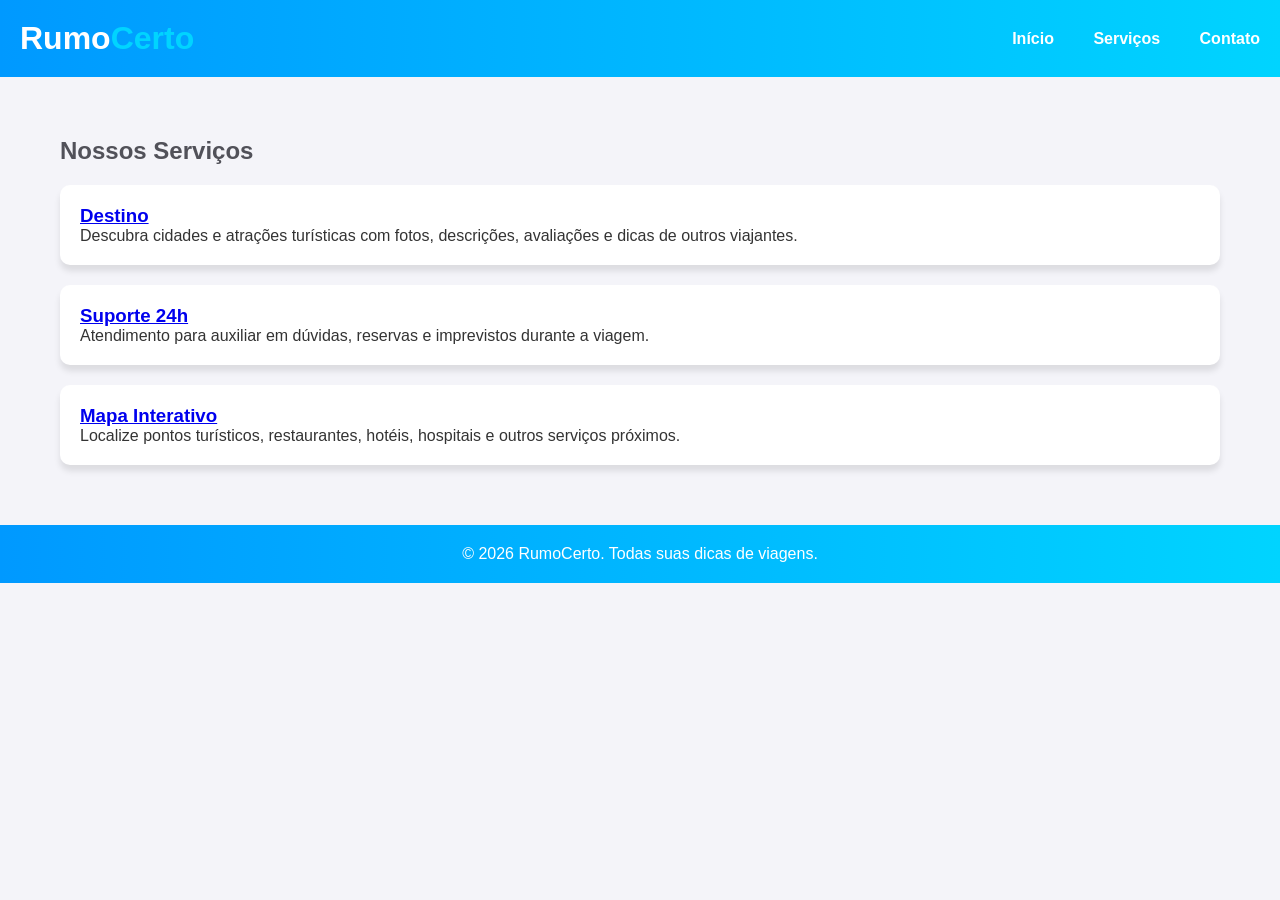
<file: index.html>
<!DOCTYPE html>
<html lang="pt-br">

    <head>
        <meta charset="UTF-8">
        <meta name="viewport" content="width=device-width, initial-scale=1.0">
        <title>Meu site estruturado</title>
        <link rel="stylesheet" href="css/style.css">
    </head>

    <body>
            <header>
                <meta name="theme-color" content="#ea580c">
<link rel="manifest" href="./manifest.webmanifest">
<link rel="icon" href="./icons/icon-192.png">
<link rel="apple-touch-icon" href="./icons/icon-192.png">
                
                <div class="logo">
                    <h1>Rumo<span class="destaque">Certo</span></h1>
                </div>
                <nav>
                    <a href="#inicio">Início</a>
                    <a href="serviços.html">Serviços</a>
                    <a href="contato.html">Contato</a>

                    
                </nav>
            </header>

            <main>

                <section id="servicos">
                    <h2>Nossos Serviços</h2>
                    <!-- Conteiner de serviços -->
                    <div class="divona-servicos">
                        <!-- Cartão de serviço 1 -->
                        <div class="divinha-servico">
                            <h3><a href="destino.html">Destino</a></h3>
                            <p>Descubra cidades e atrações turísticas com fotos, descrições, 
                                avaliações e dicas de outros viajantes.</p>
                        </div>
                        <!-- Cartão de serviço 2 -->
                        <!-- Cartão de serviço 3 -->
                        <!-- Cartão de serviço 4 -->
                        <div class="divinha-servico">   
                            <h3><a href="suporte.html">Suporte 24h</a></h3>
                            <p>Atendimento para auxiliar em dúvidas, reservas e imprevistos durante a viagem.</p>
                        </div>

                        <div class="divinha-servico">
                            <h3><a href="mapa.html">Mapa Interativo</a></h3>
                            <p>Localize pontos turísticos, restaurantes, hotéis, hospitais e outros serviços próximos.</p>
                        </div>
                    </div>
                </section>

               
            </main>

            <!-- Rodapé da página -->
            <footer>
                <p>&copy; 2026 RumoCerto. Todas suas dicas de viagens.</p>
            </footer>

            <script src="js/script.js"></script>

        </body>
        
</html>
</file>
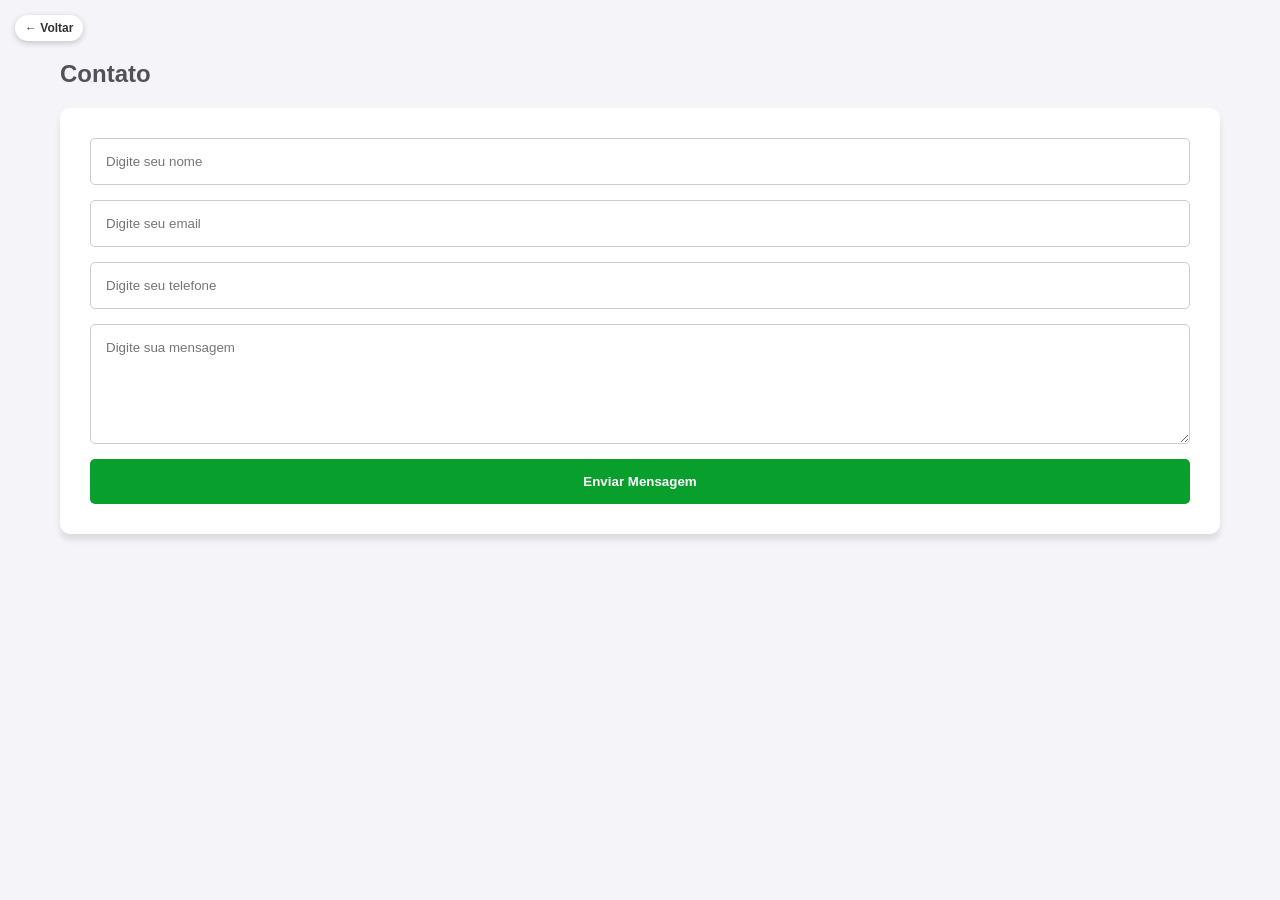
<file: contato.html>
<!DOCTYPE html>
<html lang="en">
<head>
    <meta charset="UTF-8">
    <meta name="viewport" content="width=device-width, initial-scale=1.0">
    <title>Document</title>
    <link rel="stylesheet" href="css/style-contato.css">
</head>
<body>
    
     <a href="contato.html"></a>
<a href="index.html" class="btn-voltar">
    ← Voltar
</a>


    <section id="contato">
                    <h2>Contato</h2>
                    <form action="#" method="post" id="formContato">
                        <!-- <label for="nome">Nome:</label> -->
                        <input type="text" id="nome" name="nome" placeholder="Digite seu nome" required>
                        <!-- <label for="email">Email:</label> -->
                        <input type="email" id="email" name="email" placeholder="Digite seu email" required>
                        <!-- <label for="telefone">Telefone:</label> -->
                        <input type="tel" id="telefone" name="telefone" placeholder="Digite seu telefone" required>
                        <!-- <label for="mensagem">Mensagem:</label> -->
                        <textarea id="mensagem" name="mensagem" placeholder="Digite sua mensagem" required></textarea>

                        <button type ="botao" onclick="enviarMensagem()">Enviar Mensagem</button>
                    </form>

                    
                    <p id="mensagem"></p>

                </section>

</body>
</html>
</file>
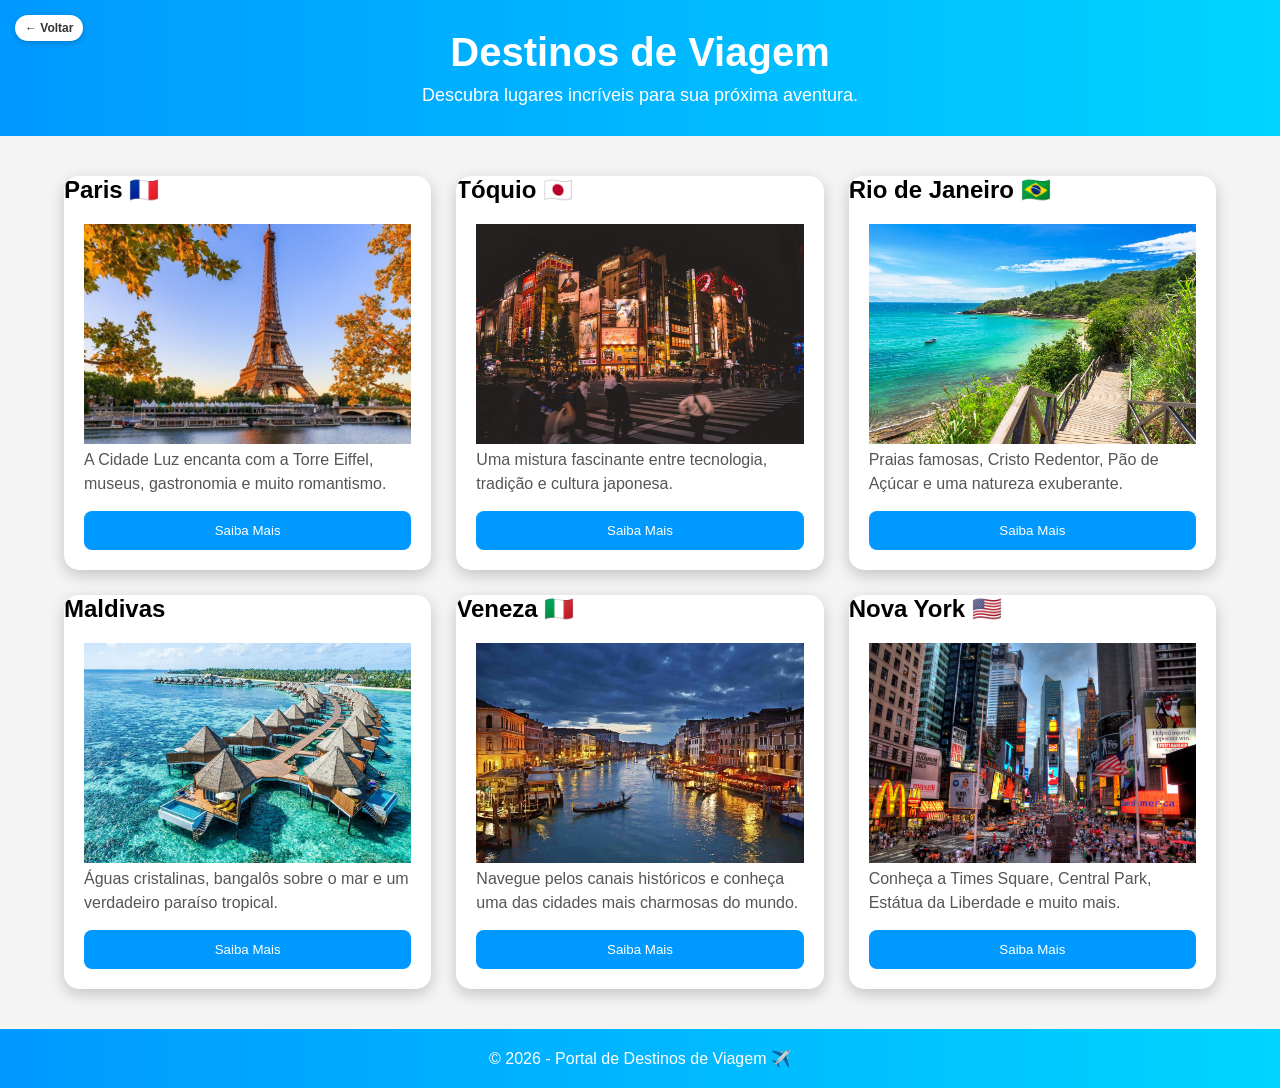
<file: destino.html>
<!DOCTYPE html>
<html lang="en">
<head>
    <meta charset="UTF-8">
    <meta name="viewport" content="width=device-width, initial-scale=1.0">
    <title>Document</title>
    <title>Destinos de Viagem</title>
    <link rel="stylesheet" href="css/style-destino.css">
</head>
<body>


<header>
    <h1> Destinos de Viagem</h1>
    <p>Descubra lugares incríveis para sua próxima aventura.</p>
</header>

<div class="container">

<div class="cards">

<div class="card">
<h2>Paris 🇫🇷</h2>

<div class="card-content">
<img src="imagens/Paris-Cidade-1024x576.jpg" alt="Paris">
<p>A Cidade Luz encanta com a Torre Eiffel, museus, gastronomia e muito romantismo.</p>
<a href="serviços.html"><button>Saiba Mais</button></a>
</div>
</div>

<div class="card">
<h2>Tóquio 🇯🇵</h2>

<div class="card-content">
<img src="imagens/toquio-1536x1023-1.avif" alt="Tóquio">
<p>Uma mistura fascinante entre tecnologia, tradição e cultura japonesa.</p>
<a href="serviços.html"><button>Saiba Mais</button></a>
</div>
</div>

<div class="card">
<h2>Rio de Janeiro 🇧🇷</h2>

<div class="card-content">
<img src="imagens/iStock-509369531-1-ad12c1ac.jpg" alt="Rio de Janeiro">
<p>Praias famosas, Cristo Redentor, Pão de Açúcar e uma natureza exuberante.</p>
<a href="serviços.html"><button>Saiba Mais</button></a>
</div>
</div>

<div class="card">
<h2>Maldivas </h2>

<div class="card-content">
<img src="imagens/pacotes-de-viagem-ilhas-maldivas.jpg" alt="Maldivas">
<p>Águas cristalinas, bangalôs sobre o mar e um verdadeiro paraíso tropical.</p>
<a href="serviços.html"><button>Saiba Mais</button></a>
</div>
</div>



<div class="card">
<h2>Veneza 🇮🇹</h2>

<div class="card-content">
<img src="imagens/veneza-grand-canal.webp" alt="Veneza">
<p>Navegue pelos canais históricos e conheça uma das cidades mais charmosas do mundo.</p>
<a href="serviços.html"><button>Saiba Mais</button></a>
</div>
</div>

<div class="card">
<h2>Nova York 🇺🇸</h2>

<div class="card-content">
<img src="imagens/New_york_times_square-terabass-1200x800.jpg" alt="Nova York">
<p>Conheça a Times Square, Central Park, Estátua da Liberdade e muito mais.</p>
<a href="serviços.html"><button>Saiba Mais</button></a>
</div>
</div>

</div>

</div>

<a href="index.html" class="btn-voltar">
    ← Voltar
</a>

<footer>
<p>© 2026 - Portal de Destinos de Viagem ✈️</p>
</footer>

</body>
</html>

</body>
</html>
</file>
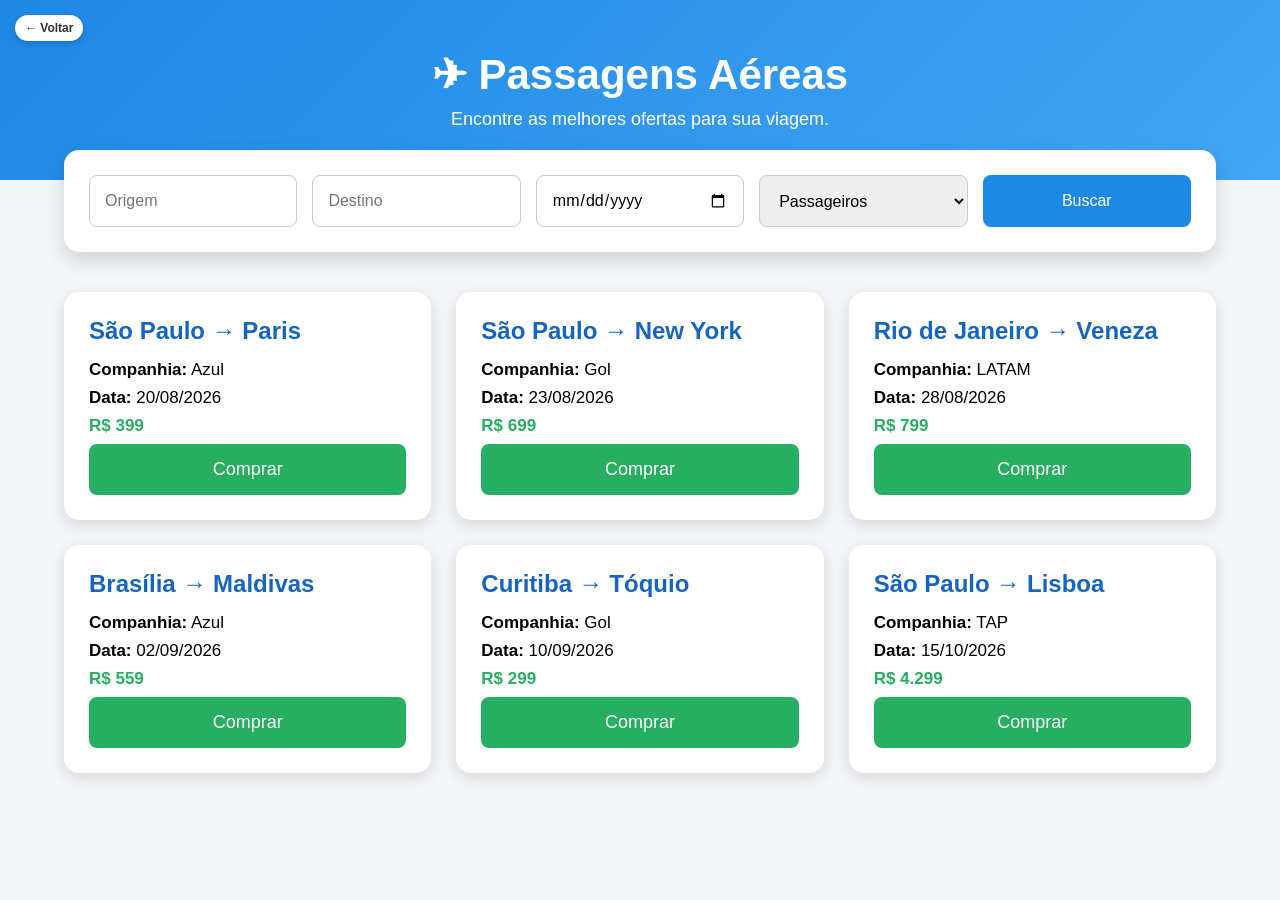
<file: passagens.html>
<!DOCTYPE html>
<html lang="pt-BR">
<head>
<meta charset="UTF-8">
<meta name="viewport" content="width=device-width, initial-scale=1.0">
<title>Passagens Aéreas</title>

<link rel="stylesheet" href="css/style-passagem.css">

</head>

<body>

<a href="serviços.html" class="btn-voltar">
    ← Voltar
</a>

<header>


<h1>✈ Passagens Aéreas</h1>
<p>Encontre as melhores ofertas para sua viagem.</p>

</header>

<section class="pesquisa">

    <input type="text" id="origem" placeholder="Origem">

    <input type="text" id="destino" placeholder="Destino">

    <input type="date" id="data">

    <select id="passageiros">
        <option value="">Passageiros</option>
        <option>1 Passageiro</option>
        <option>2 Passageiros</option>
        <option>3 Passageiros</option>
        <option>4 Passageiros</option>
    </select>

    <button onclick="buscarPassagens()">
        Buscar
    </button>

</section>

<!-- RESULTADOS -->

<section id="resultado" class="cards">

    <div class="card">

        <h2>São Paulo → Paris</h2>

        <p><strong>Companhia:</strong> Azul</p>

        <p><strong>Data:</strong> 20/08/2026</p>

        <p class="preco">R$ 399</p>

        <button>Comprar</button>

    </div>

    <div class="card">

        <h2>São Paulo → New York</h2>

        <p><strong>Companhia:</strong> Gol</p>

        <p><strong>Data:</strong> 23/08/2026</p>

        <p class="preco">R$ 699</p>

        <button>Comprar</button>

    </div>

    <div class="card">

        <h2>Rio de Janeiro → Veneza</h2>

        <p><strong>Companhia:</strong> LATAM</p>

        <p><strong>Data:</strong> 28/08/2026</p>

        <p class="preco">R$ 799</p>

        <button>Comprar</button>

    </div>

    <div class="card">

        <h2>Brasília → Maldivas</h2>

        <p><strong>Companhia:</strong> Azul</p>

        <p><strong>Data:</strong> 02/09/2026</p>

        <p class="preco">R$ 559</p>

        <button>Comprar</button>

    </div>

    <div class="card">

        <h2>Curitiba → Tóquio</h2>

        <p><strong>Companhia:</strong> Gol</p>

        <p><strong>Data:</strong> 10/09/2026</p>

        <p class="preco">R$ 299</p>

        <button>Comprar</button>

    </div>

    <div class="card">

        <h2>São Paulo → Lisboa</h2>

        <p><strong>Companhia:</strong> TAP</p>

        <p><strong>Data:</strong> 15/10/2026</p>

        <p class="preco">R$ 4.299</p>

        <button>Comprar</button>

    </div>

</section>

<script>

function buscarPassagens(){

    let origem = document.getElementById("origem").value.trim();
    let destino = document.getElementById("destino").value.trim();
    let data = document.getElementById("data").value;
    let passageiros = document.getElementById("passageiros").value;

    if(origem=="" || destino=="" || data=="" || passageiros==""){

        alert("Preencha todos os campos!");

        return;

    }

    document.getElementById("resultado").style.display="grid";

}

</script>

</body>
</html>
</file>
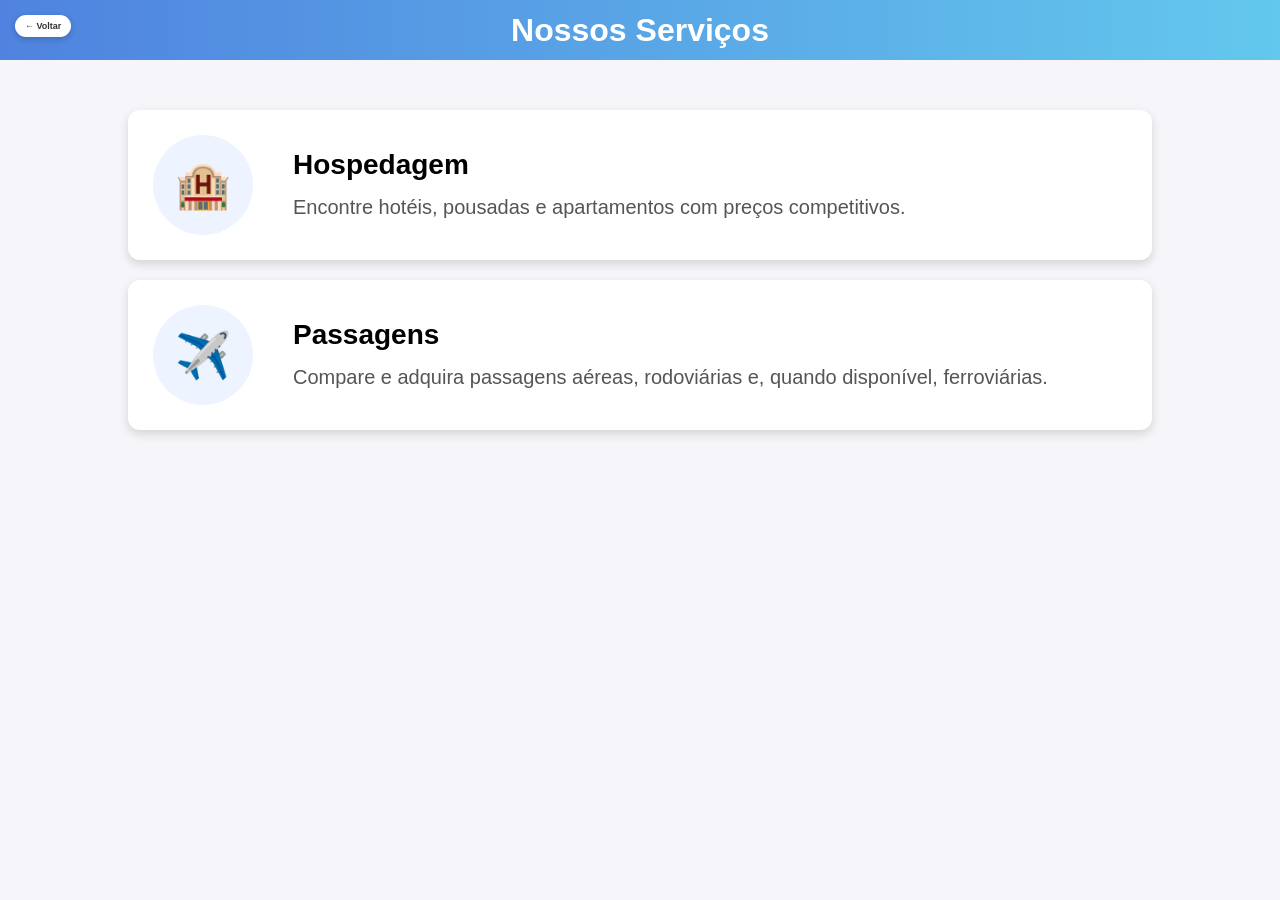
<file: serviços.html>
<!DOCTYPE html>
<html lang="pt-BR">

<head>
    <meta charset="UTF-8">
    <meta name="viewport" content="width=device-width, initial-scale=1.0">

    <title>RumoCerto - Serviços</title>

    <link rel="stylesheet" href="css/style-serviços.css">
</head>

<a href="serviços.html"></a>
<a href="index.html"></a>
<a href="destino.html" class="btn-voltar">
    ← Voltar
</a>

<body>

    <!-- Cabeçalho -->
    <header>

        <h1>Nossos Serviços</h1>



    </header>


    <!-- Conteúdo principal -->
    <main>



        <!-- CARD HOSPEDAGEM -->

        <a href="hospedagem.html" class="card">

            <div class="icone">
                🏨
            </div>

            <div class="texto">

                <h3>Hospedagem</h3>

                <p>
                    Encontre hotéis, pousadas e apartamentos com preços competitivos.
                </p>

            </div>


        </a>


        <!-- CARD PASSAGENS -->

        <a href="passagens.html" class="card">

            <div class="icone">
                ✈️
            </div>

            <div class="texto">

                <h3>Passagens</h3>

                <p>
                    Compare e adquira passagens aéreas, rodoviárias e, quando disponível, ferroviárias.
                </p>

            </div>

 

        </a>

    </main>

</body>

</html>
</file>
<file: css/style.css>
* {
    margin: 0;
    padding: 0;
    box-sizing: border-box;
    font-family: Arial, sans-serif;
}

body {
    background-color: #f4f4f9;
    color: #333;
}

header {
    background:linear-gradient(90deg,#0099ff,#00d4ff);
    color: #fff;
    padding: 20px;
    display: flex;
    align-items: center;
    justify-content: space-between;
}

nav a {
    color: #fff;
    text-decoration: none;
    margin-left: 35px;
    font-weight: bold; 
}

nav a:hover {
    color: #0099ff;
}

.destaque {
    color: #00d4ff;
    font-weight: bold;
}

section {
    padding: 60px 20px;
    max-width: 1200px;
    margin: 0 auto;
}

section h2 {
    margin-bottom: 20px;
    color: #515159;

}

.divona-servicos {
    display: grid;
    gap: 20px;
    flex-wrap: wrap;
}

.divinha-servico {
    background-color: #fff;
    padding: 20px;
    border-radius: 10px;
    box-shadow: 0 6px 6px rgba(0, 0, 0, 0.1);
    min-width: 250px;
}

form {
    background-color: #fff;
    padding: 30px;
    border-radius: 10px;
    box-shadow: 0 6px 6px rgba(0, 0, 0, 0.1);
    display: flex;
    flex-direction: column;
    gap: 15px;
}

input, textarea {
    padding: 15px;
    border: 1px solid #ccc;
    border-radius: 5px;
}

textarea {
    min-height:120px;
    resize: vertical;
}

.botoes {
    display: flex;
    gap: 10px;
    padding-top: 20px;
    background-color: #099f2c;
}

button {
    background-color: #099f2c;
    padding: 15px;
    border: none;
    border-radius: 5px;
    color: #fff;
    cursor: pointer;
    font-weight: bold;
}

#btnLimpar {
    background-color: #ed2323;
}

#btnEnviar {
    background-color: #099f2c;
}

footer {
 background:linear-gradient(90deg,#0099ff,#00d4ff);    color: #fff;
    text-align: center;
    padding: 20px;
}
</file>
<file: css/style-contato.css>
* {
    margin: 0;
    padding: 0;
    box-sizing: border-box;
    font-family: Arial, sans-serif;
}

body {
    background-color: #f4f4f9;
    color: #333;
}

header {
    background:linear-gradient(90deg,#0099ff,#00d4ff);
    color: #fff;
    padding: 20px;
    display: flex;
    align-items: center;
    justify-content: space-between;
}

nav a {
    color: #fff;
    text-decoration: none;
    margin-left: 35px;
    font-weight: bold; 
}

nav a:hover {
    color: #0099ff;
}

.destaque {
    color: #00d4ff;
    font-weight: bold;
}

section {
    padding: 60px 20px;
    max-width: 1200px;
    margin: 0 auto;
}

section h2 {
    margin-bottom: 20px;
    color: #515159;

}

.divona-servicos {
    display: grid;
    gap: 20px;
    flex-wrap: wrap;
}

.divinha-servico {
    background-color: #fff;
    padding: 20px;
    border-radius: 10px;
    box-shadow: 0 6px 6px rgba(0, 0, 0, 0.1);
    min-width: 250px;
}

form {
    background-color: #fff;
    padding: 30px;
    border-radius: 10px;
    box-shadow: 0 6px 6px rgba(0, 0, 0, 0.1);
    display: flex;
    flex-direction: column;
    gap: 15px;
}

input, textarea {
    padding: 15px;
    border: 1px solid #ccc;
    border-radius: 5px;
}

textarea {
    min-height:120px;
    resize: vertical;
}

.botoes {
    display: flex;
    gap: 10px;
    padding-top: 20px;
    background-color: #099f2c;
}

button {
    background-color: #099f2c;
    padding: 15px;
    border: none;
    border-radius: 5px;
    color: #fff;
    cursor: pointer;
    font-weight: bold;
}

#btnLimpar {
    background-color: #ed2323;
}

#btnEnviar {
    background-color: #099f2c;
}
a{
    text-decoration: none;
    color: black;
}

footer {
 background:linear-gradient(90deg,#0099ff,#00d4ff);    color: #fff;
    text-align: center;
    padding: 20px;
}
.btn-voltar {
    position: fixed;
    top: 15px;
    left: 15px;
    background: white;
    color: #333;
    text-decoration: none;
    font-size: 12px;
    font-weight: bold;
    padding: 6px 10px;
    border-radius: 20px;
    box-shadow: 0 2px 6px rgba(0, 0, 0, 0.2);
    transition: 0.3s;
    z-index: 1000;
}

.btn-voltar:hover{
    background: #4a90e2;
    color: white;
}


footer {
 background:linear-gradient(90deg,#0099ff,#00d4ff);    color: #fff;
    text-align: center;
    padding: 20px;
}
</file>
<file: css/style-destino.css>
*{
    margin:0;
    padding:0;
    box-sizing:border-box;
    font-family:Arial, Helvetica, sans-serif;
}

body{
    background:#f4f4f4;
}

header{
    background:linear-gradient(90deg,#0099ff,#00d4ff);
    color:white;
    text-align:center;
    padding:30px;
}

header h1{
    font-size:40px;
}

header p{
    margin-top:10px;
    font-size:18px;
}

.container{
    width:90%;
    max-width:1200px;
    margin:40px auto;
}

.cards{
    display:grid;
    grid-template-columns:repeat(3,1fr);
    gap:25px;
}

.card{
    background:white;
    border-radius:15px;
    overflow:hidden;
    box-shadow:0 5px 15px rgba(0,0,0,.2);
    transition:.3s;
}

.card:hover{
    transform:translateY(-10px);
}

.card img{
    width:100%;
    height:220px;
    object-fit:cover;
}

.card-content{
    padding:20px;
}

.card-content h2{
    color:#0099ff;
    margin-bottom:10px;
}

.card-content p{
    color:#555;
    line-height:1.5;
}

button{
    width:100%;
    margin-top:15px;
    background:#0099ff;
    color:white;
    border:none;
    padding:12px;
    border-radius:8px;
    cursor:pointer;
    transition:.3s;
}

button:hover{
    background:#0077cc;
}

footer{
 background:linear-gradient(90deg,#0099ff,#00d4ff);
    color:white;
    text-align:center;
    padding:20px;
    margin-top:40px;
}

/* ===== Tablet ===== */
@media (max-width:992px){

    .container{
        width:95%;
    }

    .cards{
        grid-template-columns:repeat(2,1fr);
    }

    header h1{
        font-size:32px;
    }
}

/* ===== Celular ===== */
@media (max-width:768px){

    header{
        padding:20px;
    }

    header h1{
        font-size:28px;
    }

    header p{
        font-size:16px;
    }

    .container{
        width:95%;
        margin:20px auto;
    }

    .cards{
        grid-template-columns:1fr;
        gap:20px;
    }

    .card img{
        height:200px;
    }

    .card-content{
        padding:15px;
    }

    .card-content h2{
        font-size:22px;
    }

    .card-content p{
        font-size:15px;
    }
}

/* ===== Celulares pequenos ===== */
@media (max-width:480px){

    header h1{
        font-size:24px;
    }

    header p{
        font-size:14px;
    }

    .card img{
        height:180px;
    }

    .card-content h2{
        font-size:20px;
    }

    .card-content p{
        font-size:14px;
    }

    button{
        font-size:15px;
    }
}




.btn-voltar {
    position: fixed;
    top: 15px;
    left: 15px;
    background: white;
    color: #333;
    text-decoration: none;
    font-size: 12px;
    font-weight: bold;
    padding: 6px 10px;
    border-radius: 20px;
    box-shadow: 0 2px 6px rgba(0, 0, 0, 0.2);
    transition: 0.3s;
    z-index: 1000;
}
</file>
<file: css/style-passagem.css>
*{
margin:0;
padding:0;
box-sizing:border-box;
font-family:Arial, Helvetica, sans-serif;
}

body{
background:#f3f5f9;
}

header{

background:linear-gradient(135deg,#1E88E5,#42A5F5);

color:white;

padding:50px;

text-align:center;

}

header h1{

font-size:42px;

margin-bottom:10px;

}

header p{

font-size:18px;

}

.voltar{

position:fixed;

top:20px;

left:20px;

width:45px;

height:45px;

background:white;

border-radius:50%;

display:flex;

justify-content:center;

align-items:center;

text-decoration:none;

font-size:28px;

color:#333;

box-shadow:0 5px 12px rgba(0,0,0,.2);

transition:.3s;

z-index:999;

}

.voltar:hover{

background:#1E88E5;

color:white;

}

.pesquisa{

background:white;

width:90%;

max-width:1200px;

margin:-30px auto 40px;

padding:25px;

border-radius:15px;

display:grid;

grid-template-columns:repeat(auto-fit,minmax(180px,1fr));

gap:15px;

box-shadow:0 8px 20px rgba(0,0,0,.15);

}

.pesquisa input,
.pesquisa select{

padding:15px;

border:1px solid #ccc;

border-radius:8px;

font-size:16px;

}

.pesquisa button{

background:#1E88E5;

color:white;

border:none;

border-radius:8px;

cursor:pointer;

font-size:16px;

transition:.3s;

}

.pesquisa button:hover{

background:#1565C0;

}

.cards{

width:90%;

max-width:1200px;

margin:auto;

display:grid;

grid-template-columns:repeat(auto-fit,minmax(300px,1fr));

gap:25px;

padding-bottom:50px;

}

.card{

background:white;

padding:25px;

border-radius:15px;

box-shadow:0 5px 15px rgba(0,0,0,.12);

transition:.3s;

}

.card:hover{

transform:translateY(-8px);

}

.card h2{

color:#1565C0;

margin-bottom:15px;

font-size:24px;

}

.card p{

margin:8px 0;

font-size:17px;

}

.preco{

font-size:30px;

font-weight:bold;

color:#27AE60;

margin:20px 0;

}

.card button{

width:100%;

padding:15px;

background:#27AE60;

border:none;

border-radius:8px;

color:white;

font-size:18px;

cursor:pointer;

transition:.3s;

}

.card button:hover{

background:#1E8449;

}

@media(max-width:768px){

header h1{

font-size:32px;

}

.pesquisa{

grid-template-columns:1fr;

}

}


.btn-voltar {
    position: fixed;
    top: 15px;
    left: 15px;
    background: white;
    color: #333;
    text-decoration: none;
    font-size: 12px;
    font-weight: bold;
    padding: 6px 10px;
    border-radius: 20px;
    box-shadow: 0 2px 6px rgba(0, 0, 0, 0.2);
    transition: 0.3s;
    z-index: 1000;
}

.btn-voltar:hover{
    background: #4a90e2;
    color: white;
}
</file>
<file: css/style-serviços.css>
/* Remove margens padrão */
* {
    margin: 0;
    padding: 0;
    box-sizing: border-box;
}


/* Corpo da página */

body {
    font-family: Arial, sans-serif;
    background-color: #f5f5fa;
}


/* CABEÇALHO */

header {
    height: 60px;
    background: linear-gradient(to right, #4f83df, #63c8ed);
    display: flex;
    align-items: center;
    justify-content: center;
    color: white;
}


/* CONTEÚDO */

main {
    width: 80%;
    margin: 50px auto;
}


/* Título */

main h2 {
    color: #40516b;
    font-size: 26px;
    margin-bottom: 25px;
    text-align: center;
}


/* CARDS */

.card {
    background-color: white;
    display: flex;
    align-items: center;
    padding: 25px;
    margin-bottom: 20px;
    border-radius: 12px;
    box-shadow: 0 4px 10px #d5d5d5;
    text-decoration: none;
    color: black;
    transition: 0.3s;
}


/* Efeito ao passar o mouse */

.card:hover {
    transform: translateY(-3px);
    box-shadow: 0 6px 15px #c5c5c5;
}


/* ÍCONE */

.icone {
    width: 100px;
    height: 100px;
    border-radius: 50%;
    background-color: #edf4ff;
    display: flex;
    justify-content: center;
    align-items: center;
    font-size: 45px;
    margin-right: 40px;
}


/* TEXTO */

.texto {
    flex: 1;
}

.texto h3 {
    font-size: 28px;
    margin-bottom: 12px;
}

.texto p {
    font-size: 20px;

    color: #555;

    line-height: 1.4;
}


/* SETA */

.seta {
    font-size: 45px;

    color: #3478dc;

    margin-left: 20px;
}


/* BOTÃO VOLTAR */


.btn-voltar {
    position: fixed;
    top: 15px;
    left: 15px;
    background: white;
    color: #333;
    text-decoration: none;
    font-size: 9px;
    font-weight: bold;
    padding: 6px 10px;
    border-radius: 20px;
    box-shadow: 0 2px 6px rgba(0, 0, 0, 0.2);
    transition: 0.3s;
    z-index: 1000;
}


/* Efeito ao passar o mouse no botão voltar */

.btn-voltar:hover {
    background: #4a90e2;

    color: white;
}
</file>
